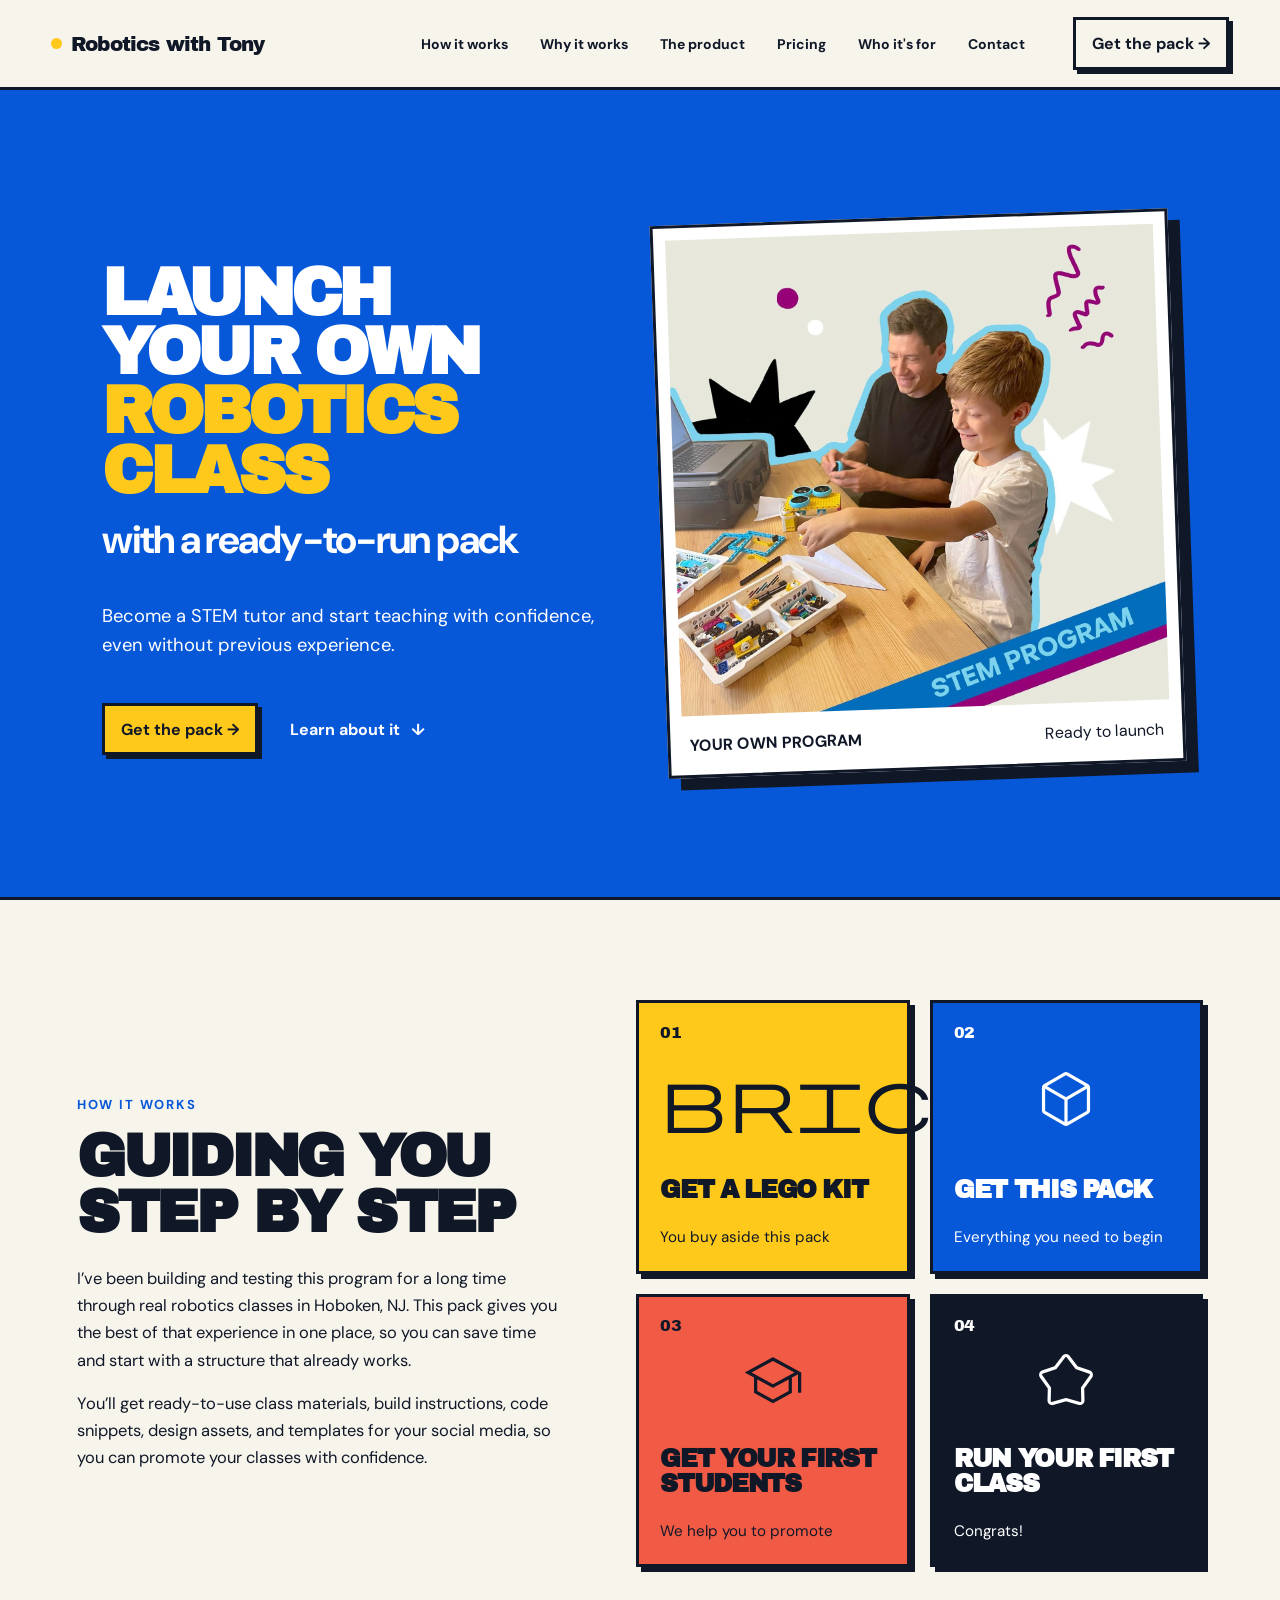
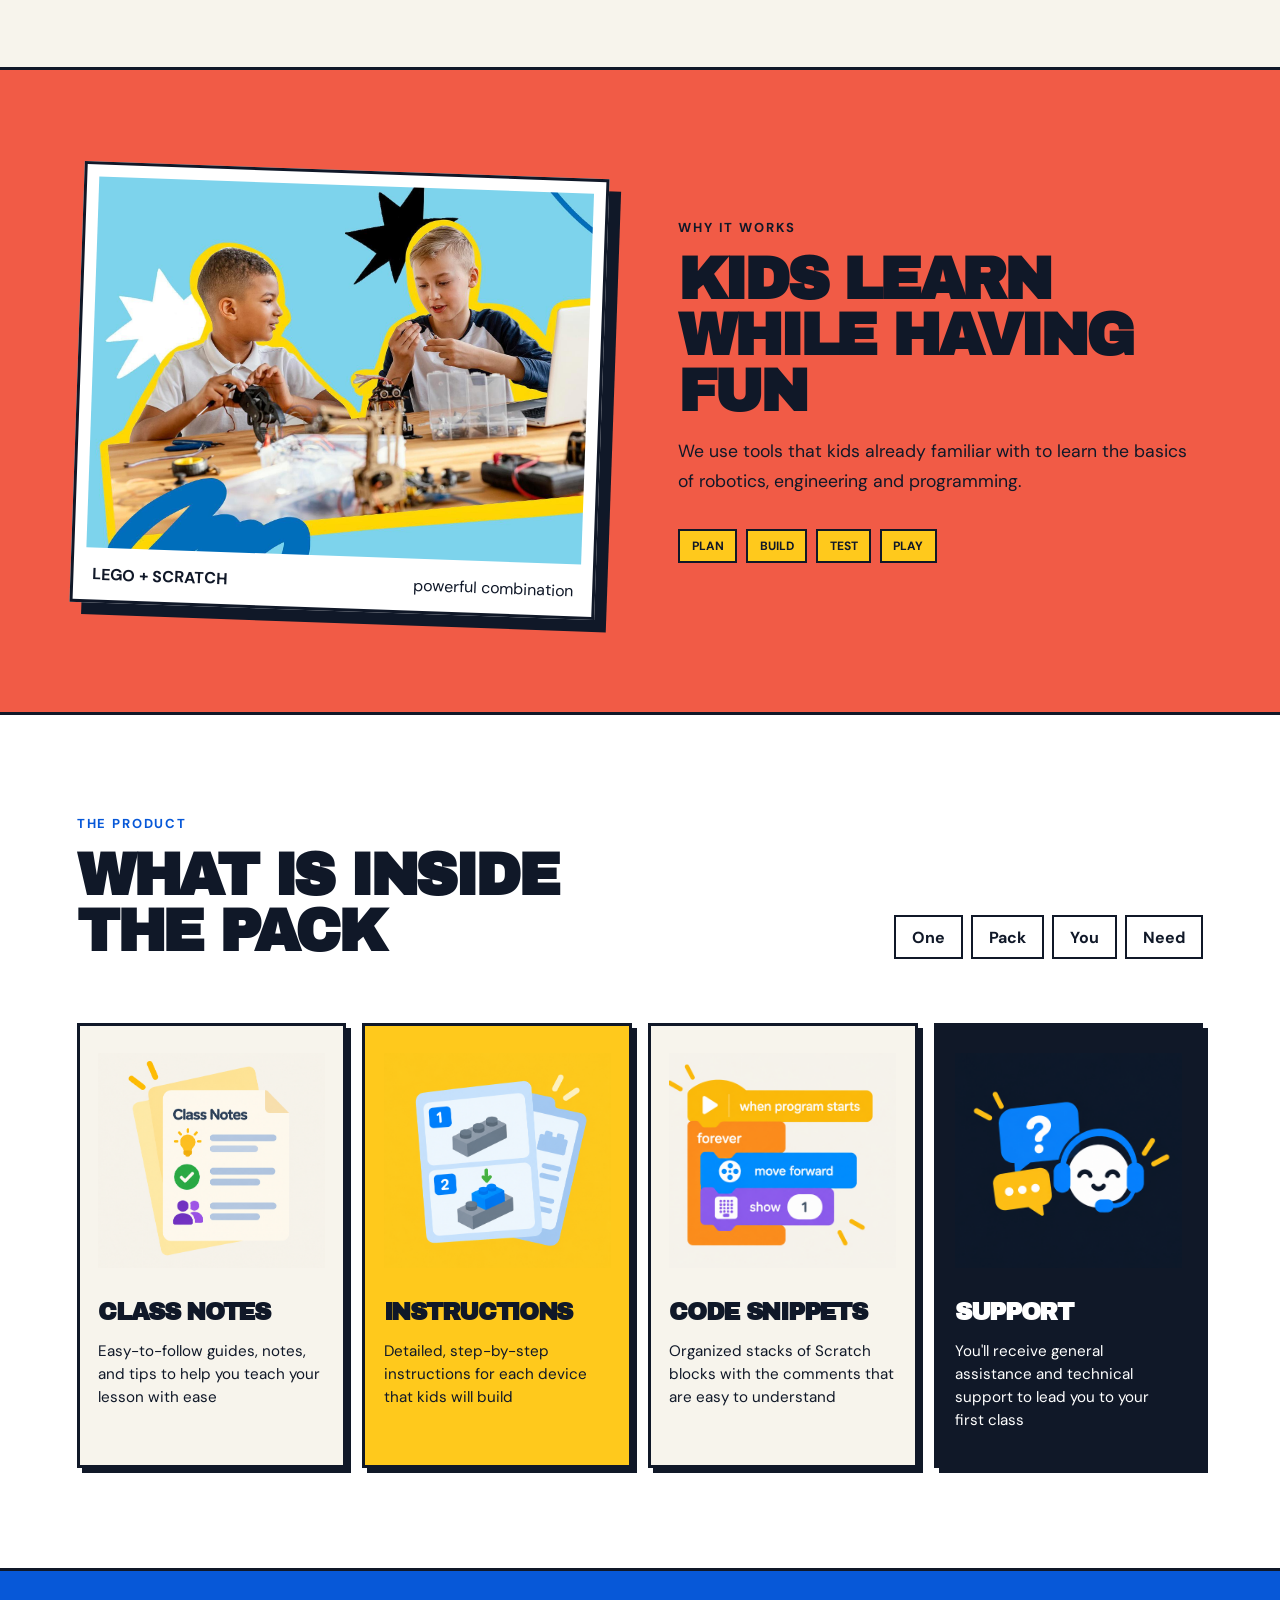
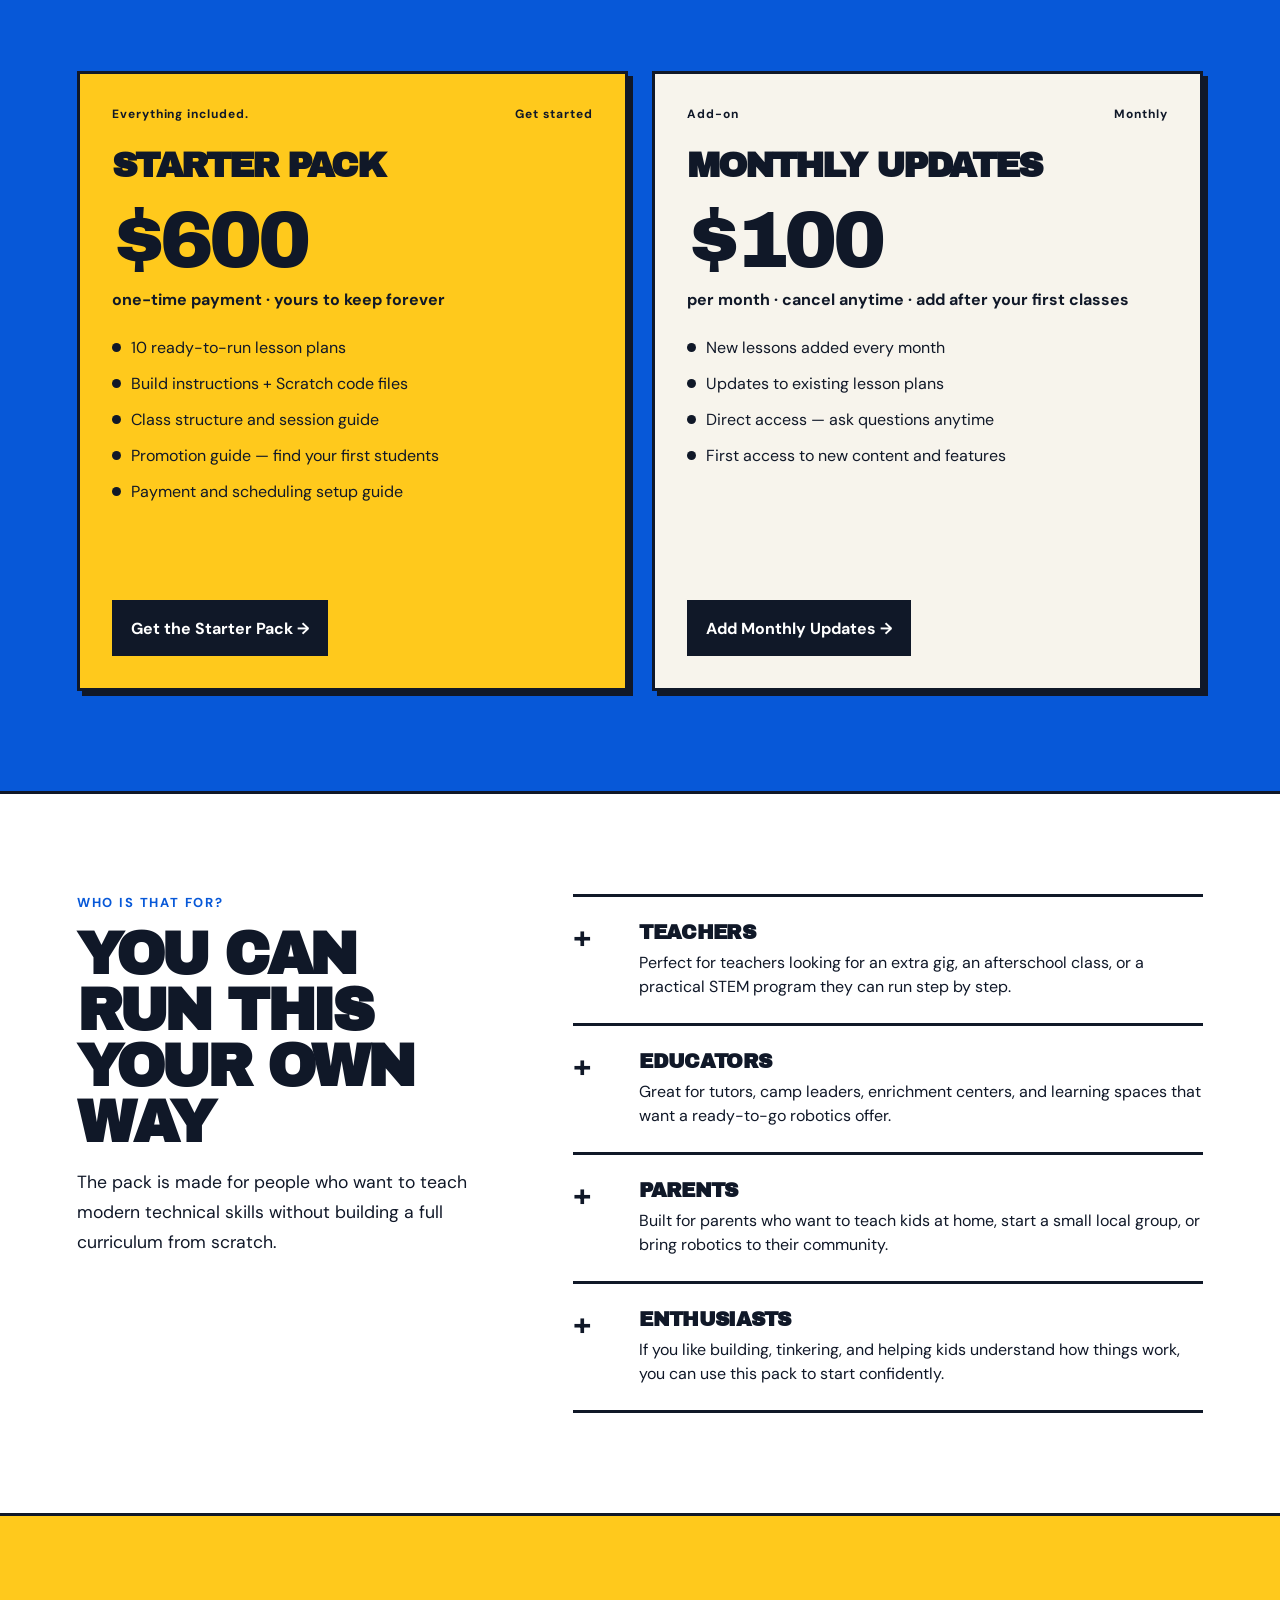
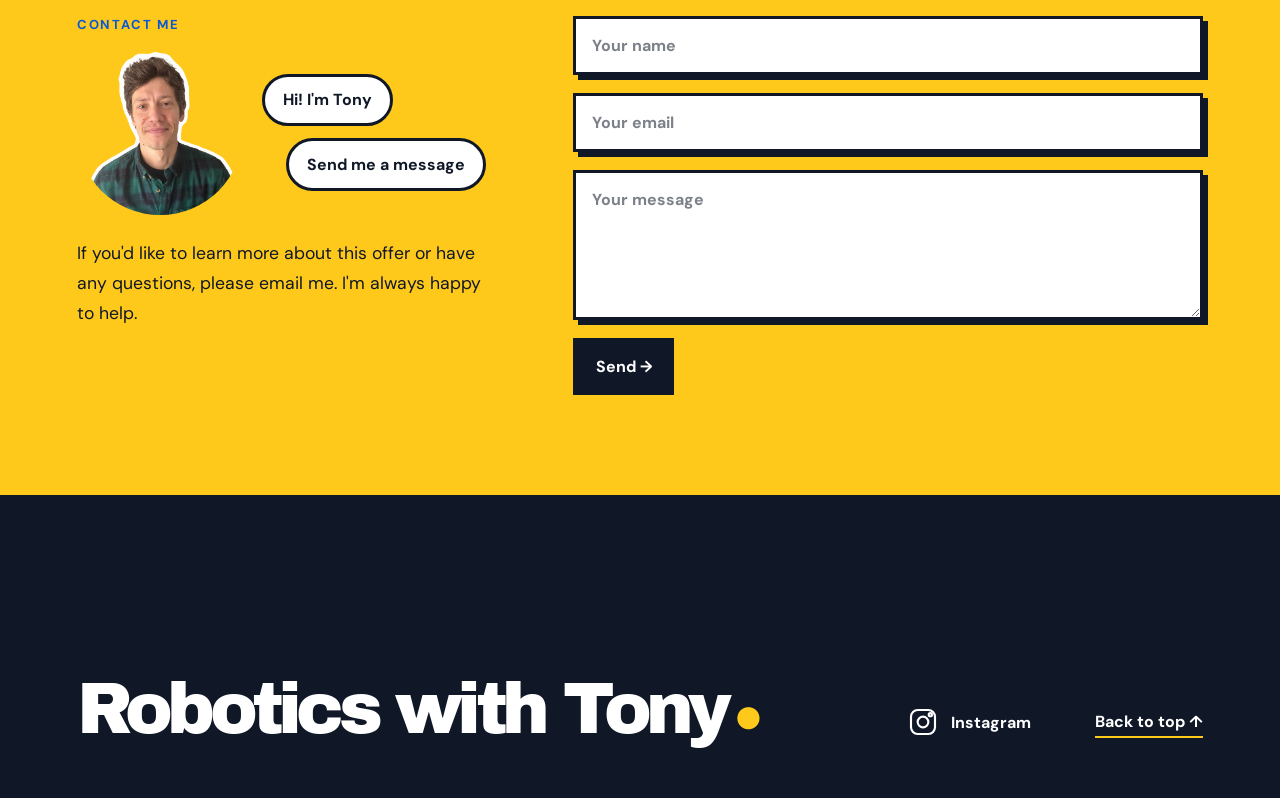
<file: index.html>
<!doctype html>
<html lang="en">
<head>
  <meta charset="utf-8">
  <meta name="viewport" content="width=device-width,initial-scale=1">
  <meta name="description" content="A playful, modular robotics course pack for young builders.">
  <title>Robotics with Tony</title>
  <link href="https://fonts.googleapis.com/css2?family=Material+Symbols+Outlined:opsz,wght,FILL,GRAD@24,300,0,0" rel="stylesheet">
  <link rel="stylesheet" href="styles.css">
</head>
<body>
  <header class="site-header">
    <a class="brand" href="#top" aria-label="Robotics with Tony home"><span class="brand-dot" aria-hidden="true"></span><span>Robotics with Tony</span></a>
    <a class="mobile-instagram" href="https://www.instagram.com/pixl_robotics/" target="_blank" rel="noreferrer" aria-label="Open pixl_robotics on Instagram"><svg viewBox="0 0 24 24" aria-hidden="true"><rect x="3" y="3" width="18" height="18" rx="5"></rect><circle cx="12" cy="12" r="4"></circle><circle cx="17.5" cy="6.5" r="1.2"></circle></svg><span>Instagram</span></a>
    <button class="menu" type="button" aria-expanded="false" aria-controls="main-nav">Menu</button>
    <nav id="main-nav" aria-label="Main navigation">
      <a href="#journey">How it works</a><a href="#project">Why it works</a><a href="#lessons">The product</a><a href="#pricing">Pricing</a><a href="#audience">Who it's for</a><a href="#pack">Contact</a>
    </nav>
    <a class="header-cta" href="payment.html?plan=starter">Get the pack <span aria-hidden="true">→</span></a>
  </header>

  <main id="top">
    <section class="hero">
      <div class="hero-copy">
        <h1 class="hero-title">Launch<br> your own<br><em>robotics class</em></h1><h2 class="hero-subtitle">with a ready-to-run pack</h2>
        <p class="lede">Become a STEM tutor and start teaching with confidence, even without previous experience.</p>
        <div class="hero-actions"><a class="button primary" href="payment.html?plan=starter">Get the pack <span aria-hidden="true">→</span></a><a class="text-link" href="#journey">Learn about it <span>↓</span></a></div>
      </div>
      <figure class="class-photo hero-photo"><img src="Us.jpg" alt="Tony teaching robotics with a student"><figcaption><b>Your own program</b><span>Ready to launch</span></figcaption></figure>
      <!-- <div class="course-stamp" aria-label="Learn, build, play"><span>LEARN · BUILD · PLAY ·</span><strong>8</strong><small>MISSIONS</small></div> -->
    </section>

    <!-- <section class="ticker" aria-label="Course topics"><div>⚙ GEARS & MOTION　 ◆ SENSORS　 ▣ BLOCK CODING　 ⚡ TEAM CHALLENGES　 ⚙ GEARS & MOTION　 ◆ SENSORS　 ▣ BLOCK CODING</div></section> -->

    <section class="journey section" id="journey">
      <div class="section-heading">
        <p class="kicker">How it works</p>
        <h2>Guiding you<br>step by step</h2>
        <div class="journey-intro">
          <p>I’ve been building and testing this program for a long time through real robotics classes in Hoboken, NJ. This pack gives you the best of that experience in one place, so you can save time and start with a structure that already works.</p>
          <p>You’ll get ready-to-use class materials, build instructions, code snippets, design assets, and templates for your social media, so you can promote your classes with confidence.</p>
        </div>
      </div>
      <div class="steps mobile-slider" data-mobile-slider>
        <article class="step yellow"><span class="step-number">01</span><div class="step-icon"><span class="material-symbols-outlined icon-dark" aria-hidden="true">brick</span></div><h2>Get a LEGO Kit</h2><p>You buy aside this pack</p></article>
        <article class="step blue"><span class="step-number">02</span><div class="step-icon"><span class="material-symbols-outlined" aria-hidden="true">deployed_code</span></div><h2>Get this Pack</h2><p>Everything you need to begin</p></article>
        <article class="step coral"><span class="step-number">03</span><div class="step-icon"><span class="material-symbols-outlined icon-dark" aria-hidden="true">school</span></div><h2>Get your first students</h2><p>We help you to promote</p></article>
        <article class="step ink"><span class="step-number">04</span><div class="step-icon"><span class="material-symbols-outlined" aria-hidden="true">kid_star</span></div><h2>Run your first class</h2><p>Congrats!</p></article>
      </div>
    </section>

    <section class="project section" id="project">
      <figure class="class-photo"><img src="Them.jpg" alt="Kids building robots together"><figcaption><b>Lego + Scratch</b><span>powerful combination</span></figcaption></figure>
      <div class="project-copy"><p class="kicker">Why it works</p><h2>Kids learn<br>while having fun</h2><p>We use tools that kids already familiar with to learn the basics of robotics, engineering and programming.</p><div class="project-tags"><span>PLAN</span><span>BUILD</span><span>TEST</span><span>PLAY</span></div></div>
    </section>

    <section class="lessons section" id="lessons">
      <div class="section-heading compact"><div><p class="kicker">The product</p><h2>What is inside<br>the pack</h2></div><div class="filters decor-tags" aria-label="Pack description"><span>One</span><span>Pack</span><span>You</span><span>Need</span></div></div>
      <div class="lesson-grid mobile-slider" data-mobile-slider>
        <article class="lesson" data-category="build"><div class="lesson-art snippet-art"><img src="class_notes.png" alt="Class notes preview"></div><h3>Class notes</h3><p>Easy-to-follow guides, notes, and tips to help you teach your lesson with ease</p></article>
        <article class="lesson featured" data-category="build"><div class="lesson-art snippet-art"><img src="build_instructions.png" alt="Build instructions preview"></div><h3>Instructions</h3><p>Detailed, step-by-step instructions for each device that kids will build</p></article>
        <article class="lesson" data-category="code"><div class="lesson-art snippet-art"><img src="code_snippets.png" alt="Scratch code snippets"></div><h3>Code snippets</h3><p>Organized stacks of Scratch blocks with the comments that are easy to understand</p></article>
        <article class="lesson dark" data-category="code"><div class="lesson-art snippet-art"><img src="support.png" alt="Support and assist preview"></div><h3>Support</h3><p>You'll receive general assistance and technical support to lead you to your first class</p></article>
        <!-- <article class="lesson mini" data-category="code"><h3>Sounds & signals</h3><p>Use color, light, and sound to communicate.</p></article>
        <article class="lesson mini yellow-card" data-category="build"><h3>Useful machines</h3><p>Build a grabber that can lift and carry.</p></article>
        <article class="lesson mini coral-card" data-category="challenge"><h3>Robot relay</h3><p>Plan, test, improve, and race as a team.</p></article>
        <article class="lesson mini blue-card" data-category="challenge"><h3>Invent & present</h3><p>Design an original robot and share its story.</p></article> -->
      </div>
    </section>

    <section class="pricing section" id="pricing">
      <div class="pricing-grid mobile-slider" data-mobile-slider>
        <article class="lesson pricing-card featured">
          <div class="lesson-top"><span>Everything included.</span><span>Get started</span></div>
          <h3>Starter Pack</h3>
          <div class="price">$600</div>
          <p class="price-note">one-time payment · yours to keep forever</p>
          <ul class="pricing-list">
            <li>10 ready-to-run lesson plans</li>
            <li>Build instructions + Scratch code files</li>
            <li>Class structure and session guide</li>
            <li>Promotion guide — find your first students</li>
            <li>Payment and scheduling setup guide</li>
          </ul>
          <a class="pricing-button" href="payment.html?plan=starter">Get the Starter Pack →</a>
        </article>
        <article class="lesson pricing-card">
          <div class="lesson-top"><span>Add-on</span><span>Monthly</span></div>
          <h3>Monthly Updates</h3>
          <div class="price">$100</div>
          <p class="price-note">per month · cancel anytime · add after your first classes</p>
          <ul class="pricing-list">
            <li>New lessons added every month</li>
            <li>Updates to existing lesson plans</li>
            <li>Direct access — ask questions anytime</li>
            <li>First access to new content and features</li>
          </ul>
          <a class="pricing-button" href="payment.html?plan=monthly">Add Monthly Updates →</a>
        </article>
      </div>
    </section>

    <section class="audience section" id="audience">
      <div>
        <p class="kicker">Who is that for?</p>
        <h2>You can run this<br>your own way</h2>
        <p>The pack is made for people who want to teach modern technical skills without building a full curriculum from scratch.</p>
      </div>
      <div class="pack-list audience-list">
        <article><span>+</span><h3>Teachers</h3><p>Perfect for teachers looking for an extra gig, an afterschool class, or a practical STEM program they can run step by step.</p></article>
        <article><span>+</span><h3>Educators</h3><p>Great for tutors, camp leaders, enrichment centers, and learning spaces that want a ready-to-go robotics offer.</p></article>
        <article><span>+</span><h3>Parents</h3><p>Built for parents who want to teach kids at home, start a small local group, or bring robotics to their community.</p></article>
        <article><span>+</span><h3>Enthusiasts</h3><p>If you like building, tinkering, and helping kids understand how things work, you can use this pack to start confidently.</p></article>
      </div>
    </section>

    <section class="pack section" id="pack">
      <div>
        <p class="kicker">Contact me</p>
        <div class="contact-portrait-wrap" aria-label="Message Tony">
          <figure class="contact-portrait"><img src="tony-story-portrait-ffc91c.png" alt="Tony"></figure>
          <div class="contact-bubbles">
            <p>Hi! I'm Tony</p>
            <p>Send me a message</p>
          </div>
        </div>
        <p class="contact-note">If you'd like to learn more about this offer or have any questions, please email me. I'm always happy to help.</p>
      </div>
      <form class="contact-form" action="https://formspree.io/f/xljdgrby" method="POST" data-redirect="thanks.html">
        <input type="text" name="name" placeholder="Your name" aria-label="Your name" required>
        <input type="email" name="email" placeholder="Your email" aria-label="Your email" required>
        <textarea name="message" placeholder="Your message" aria-label="Your message" required></textarea>
        <button type="submit">Send →</button>
      </form>
    </section>
  </main>

  <footer><div class="footer-mark">Robotics with Tony<span>●</span></div><a class="footer-instagram" href="https://www.instagram.com/pixl_robotics/" target="_blank" rel="noreferrer" aria-label="Open pixl_robotics on Instagram"><svg viewBox="0 0 24 24" aria-hidden="true"><rect x="3" y="3" width="18" height="18" rx="5"></rect><circle cx="12" cy="12" r="4"></circle><circle cx="17.5" cy="6.5" r="1.2"></circle></svg><span>Instagram</span></a><a href="#top">Back to top ↑</a></footer>
  <script src="script.js"></script>
</body>
</html>
</file>
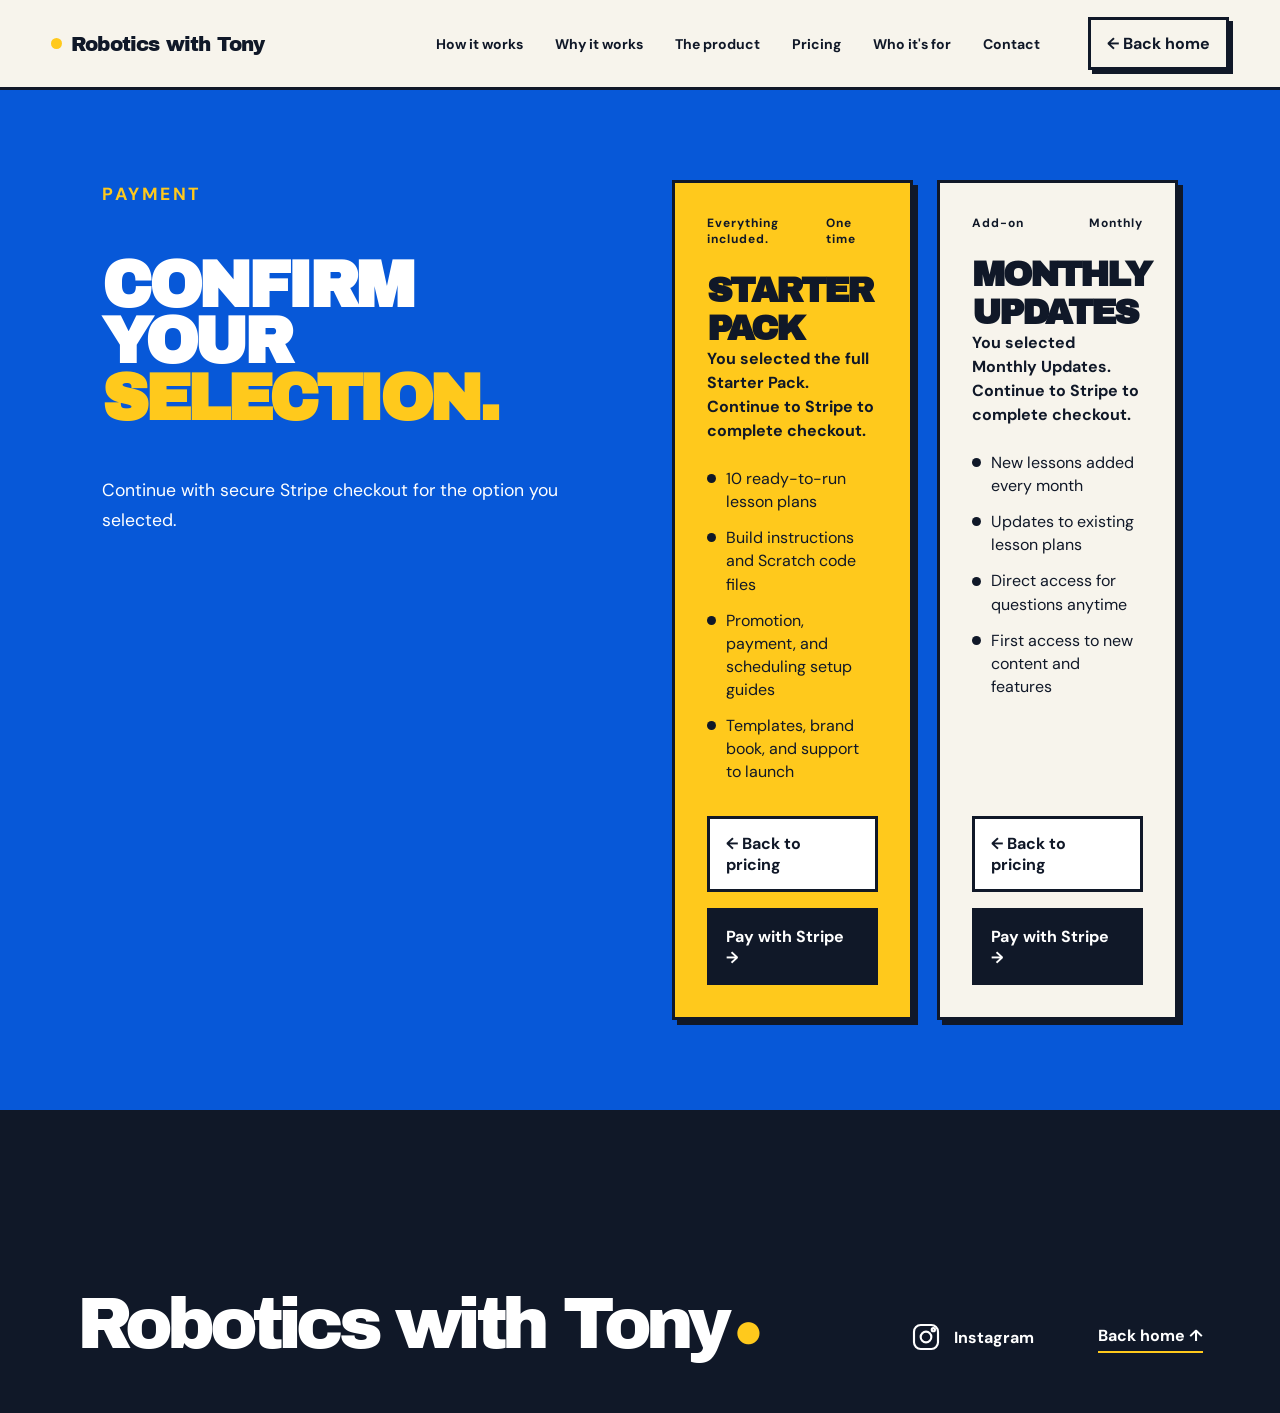
<file: payment.html>
<!doctype html>
<html lang="en">
<head>
  <meta charset="utf-8">
  <meta name="viewport" content="width=device-width,initial-scale=1">
  <meta name="description" content="Choose a Robotics with Tony pack and continue to Stripe checkout.">
  <title>Payment | Robotics with Tony</title>
  <link href="https://fonts.googleapis.com/css2?family=Material+Symbols+Outlined:opsz,wght,FILL,GRAD@24,300,0,0" rel="stylesheet">
  <link rel="stylesheet" href="styles.css">
</head>
<body>
  <header class="site-header">
    <a class="brand" href="index.html" aria-label="Robotics with Tony home"><span class="brand-dot" aria-hidden="true"></span><span>Robotics with Tony</span></a>
    <nav id="main-nav" aria-label="Main navigation">
      <a href="index.html#journey">How it works</a><a href="index.html#project">Why it works</a><a href="index.html#lessons">The product</a><a href="index.html#pricing">Pricing</a><a href="index.html#audience">Who it's for</a><a href="index.html#pack">Contact</a>
    </nav>
    <a class="header-cta subpage-cta" href="index.html"><span aria-hidden="true">←</span> Back home</a>
  </header>

  <main class="payment-main">
    <section class="payment-hero">
      <div class="payment-copy">
        <p class="kicker">Payment</p>
        <h1>Confirm your<br><em>selection.</em></h1>
        <p class="payment-selected-copy">Continue with secure Stripe checkout for the option you selected.</p>
      </div>

      <div class="payment-options">
        <article class="lesson pricing-card payment-card featured" data-plan-card="starter">
          <div class="lesson-top"><span>Everything included.</span><span>One time</span></div>
          <h3>Starter Pack</h3>
          <p class="price-note">You selected the full Starter Pack. Continue to Stripe to complete checkout.</p>
          <ul class="pricing-list">
            <li>10 ready-to-run lesson plans</li>
            <li>Build instructions and Scratch code files</li>
            <li>Promotion, payment, and scheduling setup guides</li>
            <li>Templates, brand book, and support to launch</li>
          </ul>
          <div class="payment-actions">
            <a class="payment-back" href="index.html#pricing">← Back to pricing</a>
            <a class="pricing-button stripe-checkout" href="#" data-plan="starter">Pay with Stripe →</a>
          </div>
        </article>

        <article class="lesson pricing-card payment-card" data-plan-card="monthly">
          <div class="lesson-top"><span>Add-on</span><span>Monthly</span></div>
          <h3>Monthly Updates</h3>
          <p class="price-note">You selected Monthly Updates. Continue to Stripe to complete checkout.</p>
          <ul class="pricing-list">
            <li>New lessons added every month</li>
            <li>Updates to existing lesson plans</li>
            <li>Direct access for questions anytime</li>
            <li>First access to new content and features</li>
          </ul>
          <div class="payment-actions">
            <a class="payment-back" href="index.html#pricing">← Back to pricing</a>
            <a class="pricing-button stripe-checkout" href="#" data-plan="monthly">Pay with Stripe →</a>
          </div>
        </article>
      </div>
    </section>
  </main>

  <footer><div class="footer-mark">Robotics with Tony<span>●</span></div><a class="footer-instagram" href="https://www.instagram.com/pixl_robotics/" target="_blank" rel="noreferrer" aria-label="Open pixl_robotics on Instagram"><svg viewBox="0 0 24 24" aria-hidden="true"><rect x="3" y="3" width="18" height="18" rx="5"></rect><circle cx="12" cy="12" r="4"></circle><circle cx="17.5" cy="6.5" r="1.2"></circle></svg><span>Instagram</span></a><a href="index.html">Back home ↑</a></footer>
  <script src="payment.js"></script>
</body>
</html>
</file>
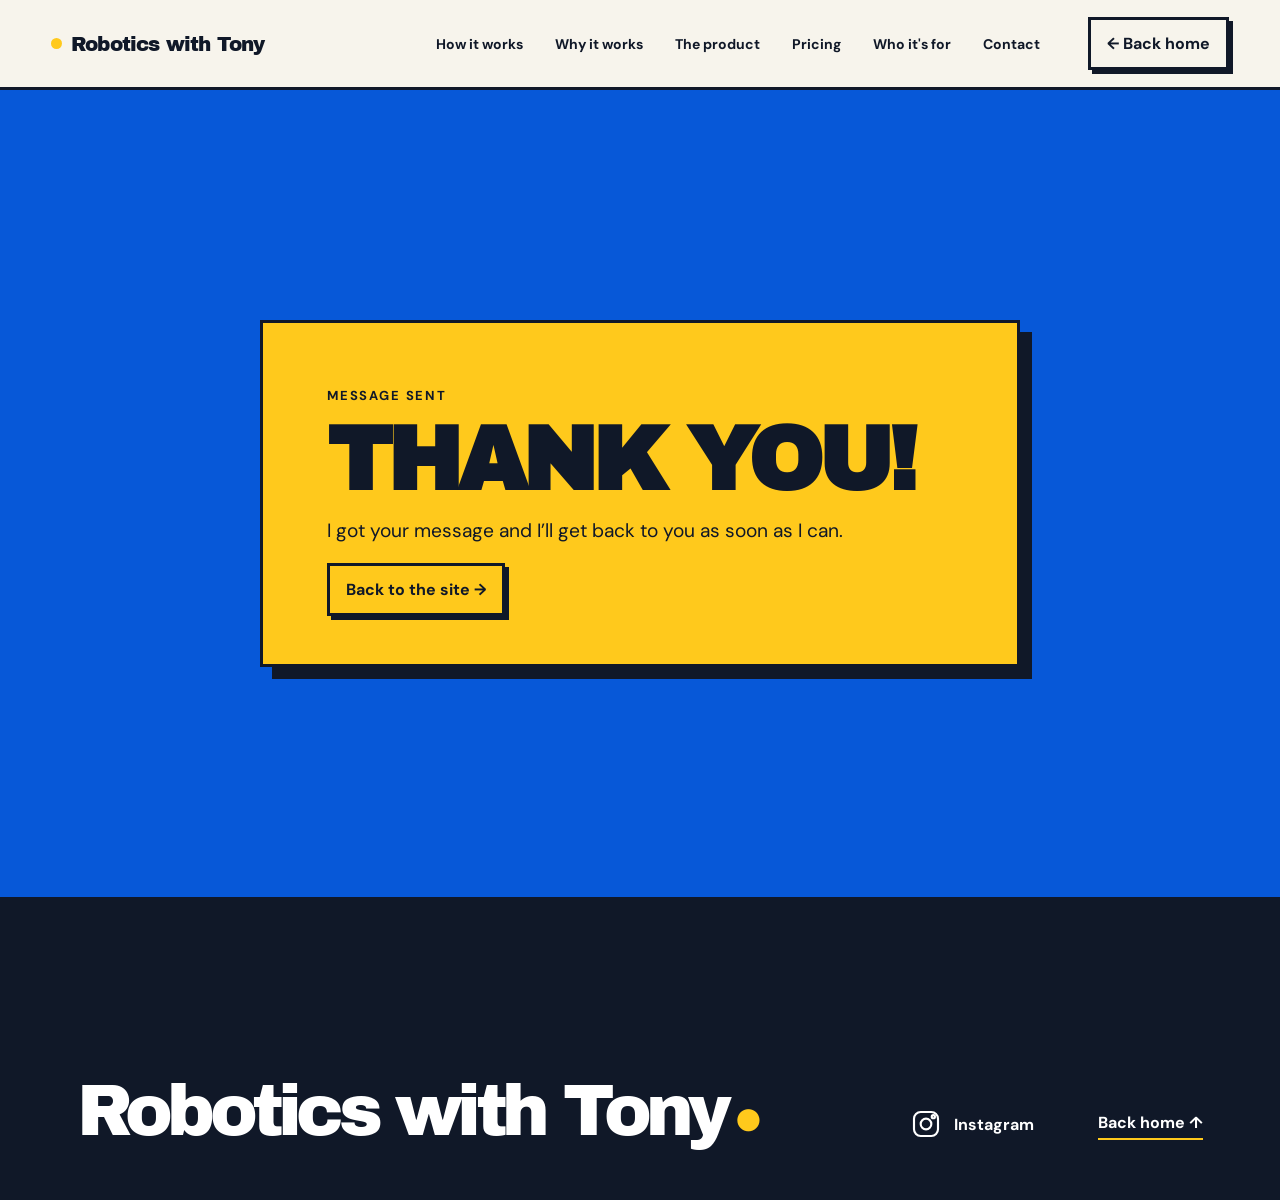
<file: thanks.html>
<!doctype html>
<html lang="en">
<head>
  <meta charset="utf-8">
  <meta name="viewport" content="width=device-width,initial-scale=1">
  <meta name="description" content="Thank you for contacting Robotics with Tony.">
  <title>Thank You | Robotics with Tony</title>
  <link href="https://fonts.googleapis.com/css2?family=Material+Symbols+Outlined:opsz,wght,FILL,GRAD@24,300,0,0" rel="stylesheet">
  <link rel="stylesheet" href="styles.css">
</head>
<body>
  <header class="site-header">
    <a class="brand" href="index.html" aria-label="Robotics with Tony home"><span class="brand-dot" aria-hidden="true"></span><span>Robotics with Tony</span></a>
    <nav id="main-nav" aria-label="Main navigation">
      <a href="index.html#journey">How it works</a><a href="index.html#project">Why it works</a><a href="index.html#lessons">The product</a><a href="index.html#pricing">Pricing</a><a href="index.html#audience">Who it's for</a><a href="index.html#pack">Contact</a>
    </nav>
    <a class="header-cta subpage-cta" href="index.html"><span aria-hidden="true">←</span> Back home</a>
  </header>

  <main class="thanks-main">
    <section class="thanks-card">
      <p class="kicker">Message sent</p>
      <h1>Thank you!</h1>
      <p>I got your message and I’ll get back to you as soon as I can.</p>
      <a class="button primary" href="index.html">Back to the site <span aria-hidden="true">→</span></a>
    </section>
  </main>

  <footer><div class="footer-mark">Robotics with Tony<span>●</span></div><a class="footer-instagram" href="https://www.instagram.com/pixl_robotics/" target="_blank" rel="noreferrer" aria-label="Open pixl_robotics on Instagram"><svg viewBox="0 0 24 24" aria-hidden="true"><rect x="3" y="3" width="18" height="18" rx="5"></rect><circle cx="12" cy="12" r="4"></circle><circle cx="17.5" cy="6.5" r="1.2"></circle></svg><span>Instagram</span></a><a href="index.html">Back home ↑</a></footer>
</body>
</html>
</file>
<file: styles.css>
@import url('https://fonts.googleapis.com/css2?family=Archivo+Black&family=DM+Sans:wght@400;600;700&display=swap');
:root{--ink:#101828;--blue:#0758d8;--yellow:#ffc91c;--coral:#f15b46;--paper:#f7f4ec;--white:#fff;--line:3px solid var(--ink)}
*{box-sizing:border-box}html{scroll-behavior:smooth}body{margin:0;background:var(--paper);color:var(--ink);font-family:'DM Sans',sans-serif;font-size:16px}a{color:inherit;text-decoration:none}button{font:inherit}img{max-width:100%;display:block}.site-header{height:90px;padding:0 4vw;display:flex;align-items:center;gap:3rem;background:var(--paper);border-bottom:var(--line);position:relative;z-index:10}.brand{display:flex;align-items:center;gap:.65rem;font:16px/0.82 'Archivo Black';letter-spacing:-.04em;margin-right:auto}.brand-mark{display:grid;grid-template-columns:repeat(2,12px);gap:3px;transform:rotate(-5deg)}.brand-mark i{width:12px;height:12px;background:var(--yellow);border:2px solid var(--ink);border-radius:2px}.brand-mark i:nth-child(2){background:var(--coral)}.brand-mark i:nth-child(3){background:var(--blue)}.site-header nav{display:flex;gap:2rem;font-weight:700;font-size:14px}.site-header nav a:hover{text-decoration:underline;text-underline-offset:5px}.header-cta,.button{font-weight:700;border:var(--line);padding:.8rem 1rem;box-shadow:4px 4px 0 var(--ink);transition:.15s}.header-cta:hover,.button:hover{transform:translate(2px,2px);box-shadow:2px 2px 0 var(--ink)}.menu{display:none;background:none;border:var(--line);padding:.45rem .7rem}.hero{min-height:680px;display:grid;grid-template-columns:44% 56%;position:relative;border-bottom:var(--line);overflow:hidden}.hero-image{background:url('Us.jpg') center/cover no-repeat;border-right:var(--line);min-height:600px}.hero-copy{padding:6vw 5vw;background:var(--blue);color:white;display:flex;flex-direction:column;align-items:flex-start;justify-content:center}.eyebrow,.kicker{font-weight:700;text-transform:uppercase;letter-spacing:.14em;font-size:13px}.eyebrow span{background:var(--yellow);color:var(--ink);padding:.4rem .6rem;margin-right:.7rem;border:2px solid var(--ink)}h1,h2,h3{font-family:'Archivo Black';text-transform:uppercase;margin:0;letter-spacing:-.055em}h1{font-size:clamp(3.8rem,7vw,7.4rem);line-height:.88;margin:2rem 0}h1 em{color:var(--yellow);font-style:normal}.lede{max-width:500px;font-size:1.15rem;line-height:1.6}.hero-actions{display:flex;align-items:center;gap:2rem;margin-top:1.5rem}.button.primary{background:var(--yellow);color:var(--ink)}.text-link{font-weight:700}.text-link span{margin-left:.4rem}.course-stamp{position:absolute;left:calc(44% - 72px);bottom:45px;width:144px;height:144px;border:var(--line);border-radius:50%;background:var(--coral);display:flex;flex-direction:column;align-items:center;justify-content:center;transform:rotate(6deg);color:var(--ink)}.course-stamp span{position:absolute;top:12px;font-size:9px;font-weight:700;letter-spacing:.16em}.course-stamp strong{font:3.5rem/1 'Archivo Black'}.course-stamp small{font-weight:700}.ticker{overflow:hidden;white-space:nowrap;background:var(--yellow);border-bottom:var(--line);padding:13px 0;font-weight:700;letter-spacing:.08em}.ticker div{width:max-content;animation:scroll 22s linear infinite}@keyframes scroll{to{transform:translateX(-50%)}}.section{padding:100px 6vw;border-bottom:var(--line)}.section-heading{display:grid;grid-template-columns:1fr 1fr;gap:3rem;align-items:end;margin-bottom:4rem}.section-heading h2,.project h2,.pack h2{font-size:clamp(2.8rem,6vw,5.8rem);line-height:.95}.section-heading>p:last-child{max-width:480px;font-size:1.1rem;line-height:1.7}.kicker{color:var(--blue);margin:0 0 1rem}.steps{display:grid;grid-template-columns:repeat(4,1fr);border:var(--line)}.step{min-height:330px;padding:1.5rem;display:flex;flex-direction:column;border-right:var(--line)}.step:last-child{border:0}.step>span{font-weight:700}.step-icon{font-size:4rem;margin:auto;text-align:center}.step h3{font-size:1.8rem;margin-bottom:.5rem}.step p{line-height:1.5;margin-bottom:0}.yellow{background:var(--yellow)}.blue{background:var(--blue);color:white}.coral{background:var(--coral)}.ink{background:var(--ink);color:white}.lessons{background:white}.section-heading.compact{grid-template-columns:1fr auto}.filters{display:flex;flex-wrap:wrap;gap:.5rem}.filters button{border:2px solid var(--ink);background:white;padding:.6rem 1rem;font-weight:700;cursor:pointer}.filters button.active{background:var(--ink);color:white}.lesson-grid{display:grid;grid-template-columns:repeat(4,1fr);gap:18px}.lesson{border:var(--line);padding:1.35rem;min-height:410px;display:flex;flex-direction:column;box-shadow:5px 5px 0 var(--ink);transition:.25s;background:var(--paper)}.lesson:hover{transform:translateY(-5px)}.lesson[hidden]{display:none}.lesson-top{display:flex;justify-content:space-between;font-size:12px;font-weight:700;letter-spacing:.08em}.lesson-art{height:150px;margin:1.5rem 0;display:flex;align-items:center;justify-content:center}.gear{font-size:8rem;color:var(--blue)}.wheels{gap:5px}.wheels i{width:70px;height:70px;background:var(--ink);border:15px solid var(--blue);border-radius:50%}.wheels b{width:60px;height:20px;background:var(--coral);border:3px solid var(--ink)}.blocks{flex-direction:column}.blocks i{width:125px;height:32px;background:var(--blue);border:3px solid var(--ink);border-radius:14px}.blocks i:nth-child(2){width:155px;background:var(--yellow)}.blocks i:nth-child(3){width:100px;background:var(--coral)}.sensor{gap:15px}.sensor div{width:75px;height:75px;background:white;border:8px solid var(--ink);border-radius:50%;color:var(--blue);display:grid;place-items:center}.lesson h3{font-size:1.65rem}.lesson p{line-height:1.5}.lesson-open{border:0;border-top:2px solid currentColor;background:transparent;color:inherit;padding:.9rem 0 0;margin-top:auto;display:flex;justify-content:space-between;font-weight:700;cursor:pointer}.lesson-detail{display:grid;grid-template-rows:0fr;transition:.25s}.lesson-detail>*{overflow:hidden;margin:0}.lesson.expanded .lesson-detail{grid-template-rows:1fr}.lesson.expanded .lesson-detail ul{margin:.8rem 0 0;padding-left:1.2rem}.lesson.featured{background:var(--yellow)}.lesson.dark{background:var(--ink);color:white}.lesson.mini{min-height:230px}.lesson.mini h3{margin-top:auto}.yellow-card{background:var(--yellow)}.coral-card{background:var(--coral)}.blue-card{background:var(--blue);color:white}.project{display:grid;grid-template-columns:1fr 1fr;gap:6vw;background:var(--coral);align-items:center}.project-copy>p:not(.kicker){max-width:550px;font-size:1.1rem;line-height:1.7}.project .kicker{color:var(--ink)}.project-tags{display:flex;flex-wrap:wrap;gap:.6rem;margin-top:2rem}.project-tags span{border:2px solid var(--ink);padding:.45rem .7rem;font-size:12px;font-weight:700;background:var(--yellow)}.class-photo{margin:0;background:white;border:var(--line);padding:12px;box-shadow:12px 12px 0 var(--ink);transform:rotate(2deg)}.class-photo img{aspect-ratio:4/3;object-fit:cover}.class-photo figcaption{padding:1rem .4rem .2rem;display:flex;justify-content:space-between;gap:1rem}.class-photo figcaption b{text-transform:uppercase}.pack{background:var(--yellow);display:grid;grid-template-columns:.8fr 1.2fr;gap:6vw}.pack-list article{display:grid;grid-template-columns:50px 1fr;gap:0 1rem;border-top:var(--line);padding:1.5rem 0}.pack-list article:last-child{border-bottom:var(--line)}.pack-list span{grid-row:1/3;font-weight:700}.pack-list h3{font-size:1.4rem}.pack-list p{margin:.5rem 0 0;line-height:1.5}footer{min-height:300px;background:var(--ink);color:white;padding:60px 6vw;display:flex;align-items:flex-end;gap:4rem}footer .footer-mark{font:clamp(3rem,7vw,6rem)/.8 'Archivo Black';letter-spacing:-.08em;margin-right:auto}footer .footer-mark span{color:var(--yellow)}footer p{line-height:1.6}footer a{font-weight:700;border-bottom:2px solid var(--yellow);padding-bottom:.3rem}
@media(max-width:980px){.site-header nav,.header-cta{display:none}.menu{display:block}.site-header nav.open{display:flex;position:absolute;top:87px;left:0;right:0;background:var(--paper);border-bottom:var(--line);padding:1.5rem 4vw;flex-direction:column}.hero{grid-template-columns:1fr}.hero-image{min-height:430px;border-right:0;border-bottom:var(--line)}.course-stamp{left:auto;right:25px;bottom:calc(50% - 40px)}.steps,.lesson-grid{grid-template-columns:repeat(2,1fr)}.step:nth-child(2){border-right:0}.step:nth-child(-n+2){border-bottom:var(--line)}.project,.pack{grid-template-columns:1fr}.section-heading{grid-template-columns:1fr}.section-heading.compact{grid-template-columns:1fr}}
@media(max-width:980px){.site-header .subpage-cta{display:inline-flex;margin-left:auto}.site-header:has(.subpage-cta) nav{display:none}}
@media(max-width:620px){.site-header{height:76px}.site-header nav.open{top:73px}.hero-image{min-height:330px}.hero-copy{padding:60px 6vw}.hero-actions{align-items:flex-start;flex-direction:column}.course-stamp{width:108px;height:108px;right:14px;bottom:calc(61% - 45px)}.course-stamp strong{font-size:2.7rem}.course-stamp span{display:none}.section{padding:72px 5vw}.steps,.lesson-grid{grid-template-columns:1fr}.step{border-right:0;border-bottom:var(--line)!important}.step:last-child{border-bottom:0!important}.section-heading.compact{align-items:start}.filters{margin-top:-2rem}.project{gap:3rem}.class-photo figcaption{flex-direction:column}footer{align-items:flex-start;flex-direction:column;gap:2rem}.footer-mark{margin-top:1rem}}
@media(prefers-reduced-motion:reduce){html{scroll-behavior:auto}.ticker div{animation:none}.lesson,.lesson-detail{transition:none}}
.hero-image{background:url('Us.jpg') center/cover no-repeat}
.no-photo{background:var(--blue);min-height:360px;display:flex;flex-direction:column;justify-content:flex-end}.robot-mark{flex:1;display:grid;place-items:center;font-size:10rem;color:var(--yellow);text-shadow:7px 7px 0 var(--ink)}.no-photo figcaption{background:white;color:var(--ink)}
.step-icon .material-symbols-outlined{font-size:4.25rem;color:rgba(255,255,255,.82);font-variation-settings:'FILL' 0,'wght' 300,'GRAD' 0,'opsz' 48}
.step-icon .material-symbols-outlined.icon-dark{color:rgba(16,24,40,.82)}
.pricing{background:var(--blue)}
.pricing-grid{display:grid;grid-template-columns:repeat(2,minmax(0,1fr));gap:24px}
.pricing-card{min-height:620px;padding:2rem}
.pricing-card h3{font-size:2.2rem;margin-top:1.5rem}
.pricing-card.featured{background:var(--yellow);color:var(--ink)}
.price{font:5rem/.9 'Archivo Black';letter-spacing:-.055em;margin:1.3rem 0 .7rem}
.price-note{font-weight:700;margin:0 0 1.5rem;line-height:1.45}
.pricing-list{list-style:none;margin:0 0 2rem;padding:0;display:grid;gap:.8rem;line-height:1.45}
.pricing-list li{display:flex;gap:.65rem}
.pricing-list li::before{content:"";width:9px;height:9px;margin-top:.45rem;border-radius:50%;background:currentColor;flex:0 0 9px}
.pricing-card:hover{transform:none}
.pricing-button{margin-top:auto;display:inline-flex;align-items:center;justify-content:center;width:max-content;border:var(--line);background:var(--ink);color:white;padding:.9rem 1rem;font-weight:700;box-shadow:none;transition:transform .15s}
.pricing-button:hover{transform:translateY(-5px)}
.pricing-card.featured .pricing-button{box-shadow:none}
@media(max-width:980px){.pricing-grid{grid-template-columns:1fr}.pricing-card{min-height:auto}}
.hero{min-height:calc(100vh - 90px);display:grid;grid-template-columns:1fr 1fr;gap:3vw;background:var(--blue);align-items:center;padding:90px 8vw;border-bottom:var(--line);overflow:visible}
.hero-copy{padding:0;background:transparent;color:white}
.hero-title{font-size:clamp(2.85rem,5.15vw,5.65rem);line-height:.9;margin:2rem 0}
.hero-title em{color:var(--yellow);font-style:normal}
.hero-subtitle{text-transform:none;font-family:'DM Sans',sans-serif;font-size:clamp(1.75rem,3.05vw,3.4rem);font-weight:700;letter-spacing:-.04em;line-height:1;margin:-.8rem 0 1.5rem}
.hero-photo{transform:rotate(-2deg)}
.hero-photo img{aspect-ratio:4/3.9;object-fit:cover}
.hero-photo figcaption{padding:1.15rem .45rem .45rem}
@media(max-width:980px){.hero{grid-template-columns:1fr;min-height:auto}.hero-photo{max-width:680px}.hero-copy{padding:0}}
.brand{font-size:20px;line-height:1;letter-spacing:-.04em}
.brand-dot{width:11px;height:11px;border-radius:50%;background:var(--yellow);align-self:center;margin:0 -.1rem 0 0}
footer .footer-mark{font-size:clamp(2.4rem,5.6vw,4.8rem)}
footer .footer-mark span{display:inline-block;font-size:.72em;margin-left:.12em}
footer .footer-instagram{display:inline-flex;align-items:center;gap:.75rem;font-weight:700;border-bottom:0;padding-bottom:0}
footer .footer-instagram svg{width:32px;height:32px;fill:none;stroke:white;stroke-width:1.6}
.mobile-instagram{display:none}
.story{display:grid;align-items:center;min-height:560px;padding:100px 6vw;background:#F7F4EC;border-bottom:0}
.story-intro{display:grid;align-content:center;justify-items:start;width:100%}
.story-title-row{display:flex;align-items:center;gap:2rem;margin-bottom:1.8rem}
.story-portrait{width:clamp(150px,14vw,220px);height:clamp(150px,14vw,220px);margin:0;border-radius:50%;background:var(--yellow);overflow:hidden;flex:0 0 auto}
.story-portrait img{width:100%;height:100%;object-fit:cover;object-position:center top;transform:scale(1.16)}
.story h2{font-size:clamp(2.45rem,4.6vw,4.6rem);line-height:.95}
.story-copy{display:grid;grid-template-columns:1fr 1fr;gap:6vw;width:100%}
.story-copy div{display:grid;gap:1rem}
.story-copy p{font-size:1.08rem;line-height:1.7;margin:0}
@media(max-width:700px){.story{padding:72px 5vw}.story-title-row{align-items:flex-start;flex-direction:column;gap:1.4rem}.story-portrait{width:150px;height:150px}.story-copy{grid-template-columns:1fr}}
@media(max-width:620px){.contact-portrait-wrap{align-items:flex-start;flex-direction:column}.contact-bubbles p{max-width:100%}.contact-bubbles p:nth-child(2){margin-left:0}}
.journey{display:grid;grid-template-columns:.85fr 1fr;gap:6vw;align-items:center}
.journey .section-heading{display:block;margin-bottom:0}
.journey .section-heading h2{font-size:clamp(2.45rem,4.6vw,4.6rem);line-height:.95;margin-bottom:1.5rem}
.journey .section-heading>p:last-child{max-width:440px}
.journey-intro{display:grid;gap:1rem;max-width:540px}
.journey-intro p{margin:0;font-size:1.03rem;line-height:1.65}
.journey .steps{justify-self:end;width:min(100%,620px);display:grid;grid-template-columns:repeat(2,minmax(0,1fr));gap:20px;border:0}
.journey .step{aspect-ratio:1/1;min-height:0;border:var(--line);padding:1.35rem;box-shadow:5px 5px 0 var(--ink)}
.journey .step-number{font:1rem/1 'Archivo Black';letter-spacing:-.04em}
.journey .step:nth-child(2n){border-right:var(--line)}
.journey .step:nth-child(n+3){border-bottom:var(--line)}
.journey .step h2{font-size:1.55rem;line-height:1;margin-bottom:.5rem}
.journey .step p{font-size:.95rem}
@media(max-width:980px){.journey{grid-template-columns:1fr}.journey .steps{justify-self:stretch;width:100%}}
@media(max-width:980px){.audience>div:first-child,.pack>div:first-child{padding-left:0}}
@media(max-width:620px){.journey .steps{grid-template-columns:1fr}.journey .step{aspect-ratio:auto;min-height:240px;border-right:0!important;border-bottom:var(--line)!important}.journey .step:last-child{border-bottom:0!important}}
.journey .step.blue .material-symbols-outlined,
.journey .step.ink .material-symbols-outlined{color:white!important}
.journey .step.yellow .material-symbols-outlined,
.journey .step.coral .material-symbols-outlined{color:var(--ink)!important}
.snippet-art{height:230px;margin:.5rem 0 1.6rem;overflow:hidden;border:0;background:white}
.snippet-art img{width:100%;height:100%;object-fit:cover;object-position:center}
.snippet-art + h3{margin-top:.35rem}
.lessons .lesson-grid{width:100%;margin-left:0;grid-template-columns:repeat(4,minmax(0,1fr));gap:16px}
.lessons .lesson{min-height:390px;padding:1.15rem}
.lessons .snippet-art{height:215px}
.lessons .lesson h3{font-size:1.5rem}
.lessons .lesson p{font-size:.95rem}
@media(max-width:980px){.lessons .lesson-grid{width:100%;margin-left:0}}
@media(min-width:621px) and (max-width:980px){
  .lessons .lesson-grid{grid-template-columns:repeat(2,minmax(0,1fr));gap:18px}
  .lessons .lesson{min-height:430px}
}
.section-heading h2,
.project h2,
.pack h2,
.audience h2{font-size:clamp(2.45rem,4.6vw,4.6rem);line-height:.95}
.audience{background:white;display:grid;grid-template-columns:.8fr 1.2fr;gap:6vw}
.audience>div>p:not(.kicker){max-width:420px;font-size:1.1rem;line-height:1.7}
.audience-list span{font-size:2rem;line-height:1;font-weight:700}
.audience-list h3{font-size:1.25rem;letter-spacing:-.035em}
@media(max-width:980px){.audience{grid-template-columns:1fr}}
.decor-tags span{border:2px solid var(--ink);background:white;padding:.6rem 1rem;font-weight:700}
.contact-note{max-width:440px;font-size:1.1rem;line-height:1.7;margin:1.25rem 0 0}
.contact-portrait-wrap{display:flex;align-items:center;gap:1.2rem;margin:1rem 0 1.5rem}
.contact-portrait{width:clamp(140px,13vw,210px);height:clamp(140px,13vw,210px);margin:0;border-radius:50%;background:var(--yellow);overflow:hidden;flex:0 0 auto}
.contact-portrait img{width:100%;height:100%;object-fit:cover;object-position:center top;transform:scale(1.16)}
.contact-bubbles{display:grid;gap:.75rem}
.contact-bubbles p{width:max-content;max-width:min(260px,42vw);margin:0;background:white;border:var(--line);border-radius:999px;padding:.8rem 1.1rem;font-weight:700}
.contact-bubbles p:nth-child(2){margin-left:1.5rem}
.contact-form{display:grid;gap:18px;align-content:start}
.contact-form input,
.contact-form textarea{width:100%;border:var(--line);background:white;color:var(--ink);padding:1rem;font:inherit;font-weight:700;box-shadow:5px 5px 0 var(--ink)}
.contact-form textarea{min-height:150px;resize:vertical}
.contact-form input::placeholder,
.contact-form textarea::placeholder{color:rgba(16,24,40,.55)}
.contact-form button{width:max-content;border:var(--line);background:var(--ink);color:white;padding:.95rem 1.2rem;font-weight:700;cursor:pointer;box-shadow:none;transition:transform .15s}
.contact-form button:hover{transform:translateY(-5px)}
.payment-main{min-height:calc(100vh - 90px);background:var(--blue);padding:90px 8vw;border-bottom:var(--line)}
.payment-hero{display:grid;grid-template-columns:1fr 1fr;gap:5vw;align-items:stretch}
.payment-copy{color:white;display:flex;flex-direction:column;min-height:520px}
.payment-copy .kicker{color:var(--yellow)}
.payment-copy h1{font-size:clamp(2.75rem,5vw,5.3rem)}
.payment-copy p{max-width:520px;font-size:1.1rem;line-height:1.7}
.payment-options{display:grid;grid-template-columns:repeat(2,minmax(0,1fr));gap:24px}
.payment-options.single{grid-template-columns:minmax(0,1fr)}
.payment-card{min-height:520px}
.payment-card[hidden]{display:none}
.payment-actions{display:flex;flex-wrap:wrap;align-items:center;gap:1rem;margin-top:auto}
.payment-card .pricing-button{margin-top:0}
.payment-card.featured{background:var(--yellow);color:var(--ink)}
.payment-note{margin-top:1.4rem;color:white;font-weight:700;line-height:1.5}
.payment-note a{border-bottom:2px solid var(--yellow)}
.payment-back{display:inline-flex;width:max-content;border:var(--line);background:white;color:var(--ink);padding:.9rem 1rem;font-weight:700;box-shadow:none;transition:transform .15s}
.payment-back:hover{transform:translateY(-5px)}
@media(max-width:980px){.payment-hero,.payment-options{grid-template-columns:1fr}.payment-hero{gap:2rem}.payment-main{padding:72px 5vw}.payment-copy{min-height:0}.payment-copy h1{font-size:clamp(2.45rem,10.5vw,3.9rem)}}
.thanks-main{min-height:calc(100vh - 90px);display:grid;place-items:center;background:var(--blue);padding:90px 6vw;border-bottom:var(--line)}
.thanks-card{width:min(760px,100%);background:var(--yellow);border:var(--line);box-shadow:12px 12px 0 var(--ink);padding:clamp(2rem,6vw,4rem)}
.thanks-card .kicker{color:var(--ink)}
.thanks-card h1{font-size:clamp(3rem,7vw,6rem);line-height:.9;margin:1rem 0}
.thanks-card p:not(.kicker){max-width:560px;font-size:1.2rem;line-height:1.6;margin:0 0 2rem}
.mobile-slider-dots{display:none}
@media(max-width:620px){
  .site-header{position:fixed;top:14px;right:14px;width:auto;height:auto;padding:0;background:transparent;border:0;z-index:50;display:flex;align-items:center;gap:.6rem}
  .brand{display:none}
  .menu{display:block;margin-left:0;background:var(--paper)}
  .mobile-instagram{display:inline-flex;align-items:center;gap:.45rem;height:42px;border:var(--line);background:var(--paper);color:var(--ink);padding:0 .65rem}
  .mobile-instagram svg{width:22px;height:22px;fill:none;stroke:currentColor;stroke-width:1.7}
  .site-header nav.open{position:fixed;top:64px;left:5vw;right:5vw;border:var(--line);padding:1.2rem;background:var(--paper);box-shadow:5px 5px 0 var(--ink)}
  .hero{padding:56px 5vw;gap:2rem}
  .hero-title{font-size:clamp(2.65rem,14vw,4.6rem)}
  .hero-subtitle{font-size:clamp(1.5rem,8vw,2.4rem)}
  .hero-photo{max-width:100%;transform:rotate(-1deg)}
  .project,.audience,.pack{display:grid;grid-template-columns:1fr;gap:2.5rem}
  .section-heading{margin-bottom:2rem}
  .decor-tags{display:none}
  .mobile-slider{display:flex!important;grid-template-columns:none!important;gap:28vw!important;overflow-x:auto;overscroll-behavior-x:contain;scroll-snap-type:x mandatory;scroll-padding-inline:10vw;padding:0 10vw 12px;border:0!important;margin:0 calc(50% - 50vw);scrollbar-width:none}
  .mobile-slider::-webkit-scrollbar{display:none}
  .mobile-slider>article{flex:0 0 80%;scroll-snap-align:center}
  .journey .steps{width:100%;justify-self:stretch}
  .journey .step{aspect-ratio:1/1;min-height:270px;border:var(--line)!important}
  .lessons .lesson-grid{width:100%;margin-left:0}
  .lessons .lesson-grid.mobile-slider{--product-card-width:calc(100vw - 80px);--product-side-space:calc((100vw - var(--product-card-width)) / 2);gap:96px!important;width:100vw;margin:0 calc(50% - 50vw);padding:0 var(--product-side-space) 12px;scroll-padding-inline:var(--product-side-space);overflow-x:auto}
  .lessons .lesson-grid.mobile-slider::before,
  .lessons .lesson-grid.mobile-slider::after{content:none}
  .lessons .lesson-grid.mobile-slider>article{flex:0 0 var(--product-card-width);max-width:var(--product-card-width);margin-right:0;scroll-snap-align:center;scroll-snap-stop:always}
  .lessons .lesson{min-height:500px;padding:1.25rem;justify-content:flex-start}
  .lessons .snippet-art{height:235px;margin:.5rem 0 1.65rem;background:transparent}
  .lessons .snippet-art img{object-fit:contain}
  .lessons .lesson h3{margin-top:0}
  .lessons .lesson p{overflow-wrap:break-word}
  .mobile-slider .lesson:hover,
  .mobile-slider .step:hover,
  .mobile-slider .pricing-card:hover,
  .pricing-button:hover,
  .contact-form button:hover,
  .button:hover,
  .header-cta:hover{transform:none!important}
  .mobile-slider .lesson:hover,
  .mobile-slider .step:hover,
  .mobile-slider .pricing-card:hover{box-shadow:5px 5px 0 var(--ink)!important}
  .pricing-button:hover,
  .contact-form button:hover{box-shadow:none!important}
  .button:hover,
  .header-cta:hover{box-shadow:4px 4px 0 var(--ink)!important}
  .pricing-grid{grid-template-columns:none}
  .pricing-grid.mobile-slider{gap:18vw!important;scroll-padding-inline:5vw;padding:0 5vw 12px}
  .pricing-grid.mobile-slider>article{flex-basis:90vw;scroll-snap-align:center}
  .pricing-card{min-height:auto}
  .mobile-slider-dots{display:flex;justify-content:center;gap:.55rem;margin:1rem 0 0}
  .mobile-slider-dots button{width:10px;height:10px;border:2px solid var(--ink);border-radius:50%;background:transparent;padding:0;cursor:pointer}
  .mobile-slider-dots button.active{background:var(--ink)}
  .journey .mobile-slider{display:grid!important;grid-template-columns:repeat(2,minmax(0,1fr))!important;gap:10px!important;overflow:visible;width:min(100%,360px);padding:0;margin:0 auto}
  .journey .mobile-slider>article{flex:auto;scroll-snap-align:none}
  .journey .mobile-slider + .mobile-slider-dots{display:none}
  .journey .step{aspect-ratio:1.12/1;min-height:0;padding:.75rem}
  .journey .step-number{font-size:.72rem}
  .journey .step-icon{font-size:2rem;margin:auto 0}
  .journey .step-icon .material-symbols-outlined{font-size:2.15rem}
  .journey .step h2{font-size:.9rem;line-height:1;margin-bottom:.28rem}
  .journey .step p{font-size:.7rem;line-height:1.2}
  .journey .step,
  .journey .step:hover{transform:none!important;box-shadow:5px 5px 0 var(--ink)!important}
  .contact-portrait-wrap{display:none}
  .contact-bubbles p:nth-child(2){margin-left:0}
  .contact-form input,.contact-form textarea{box-shadow:3px 3px 0 var(--ink)}
  .thanks-main{padding:64px 5vw}
  .thanks-card{box-shadow:6px 6px 0 var(--ink)}
  .project .class-photo{order:2}
  .project-copy{order:1}
}
@media(max-width:620px){
  .site-header nav.open{display:flex;flex-direction:column;top:64px;left:5vw;right:5vw}
}
</file>
